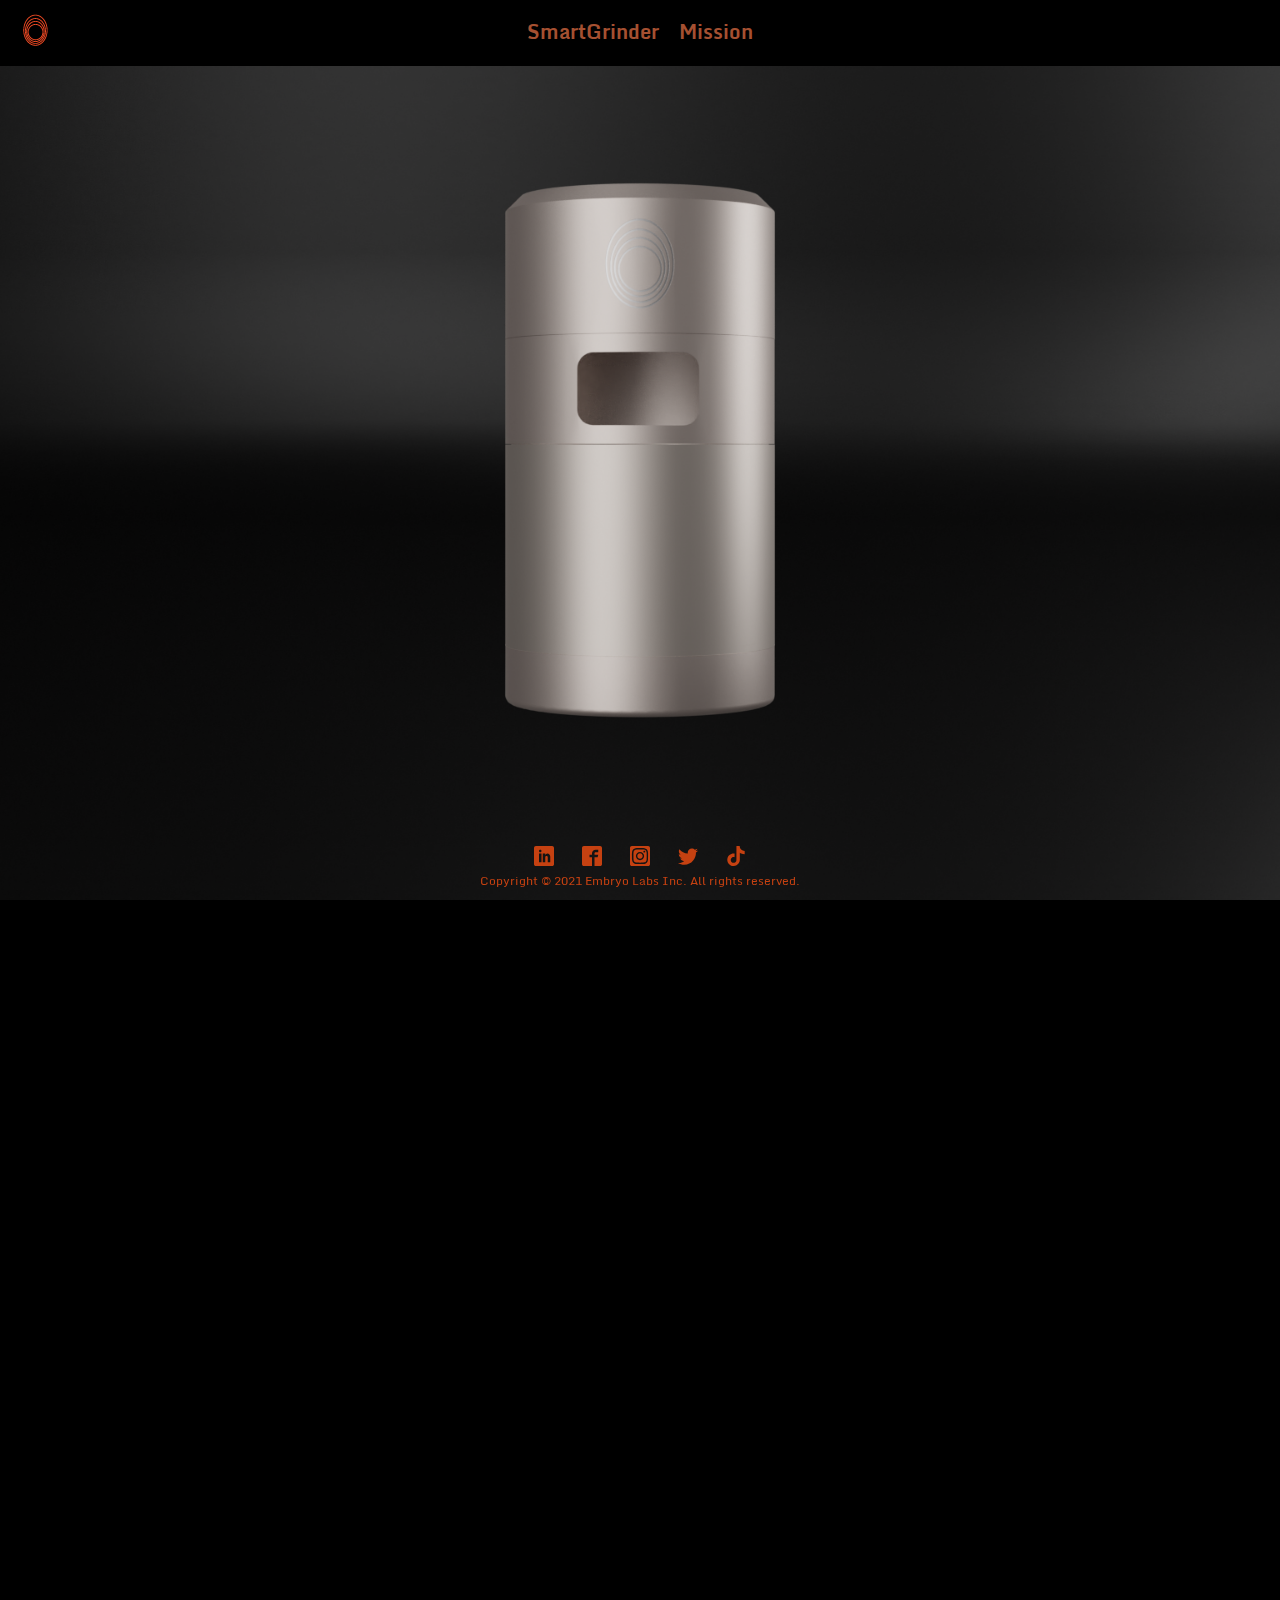
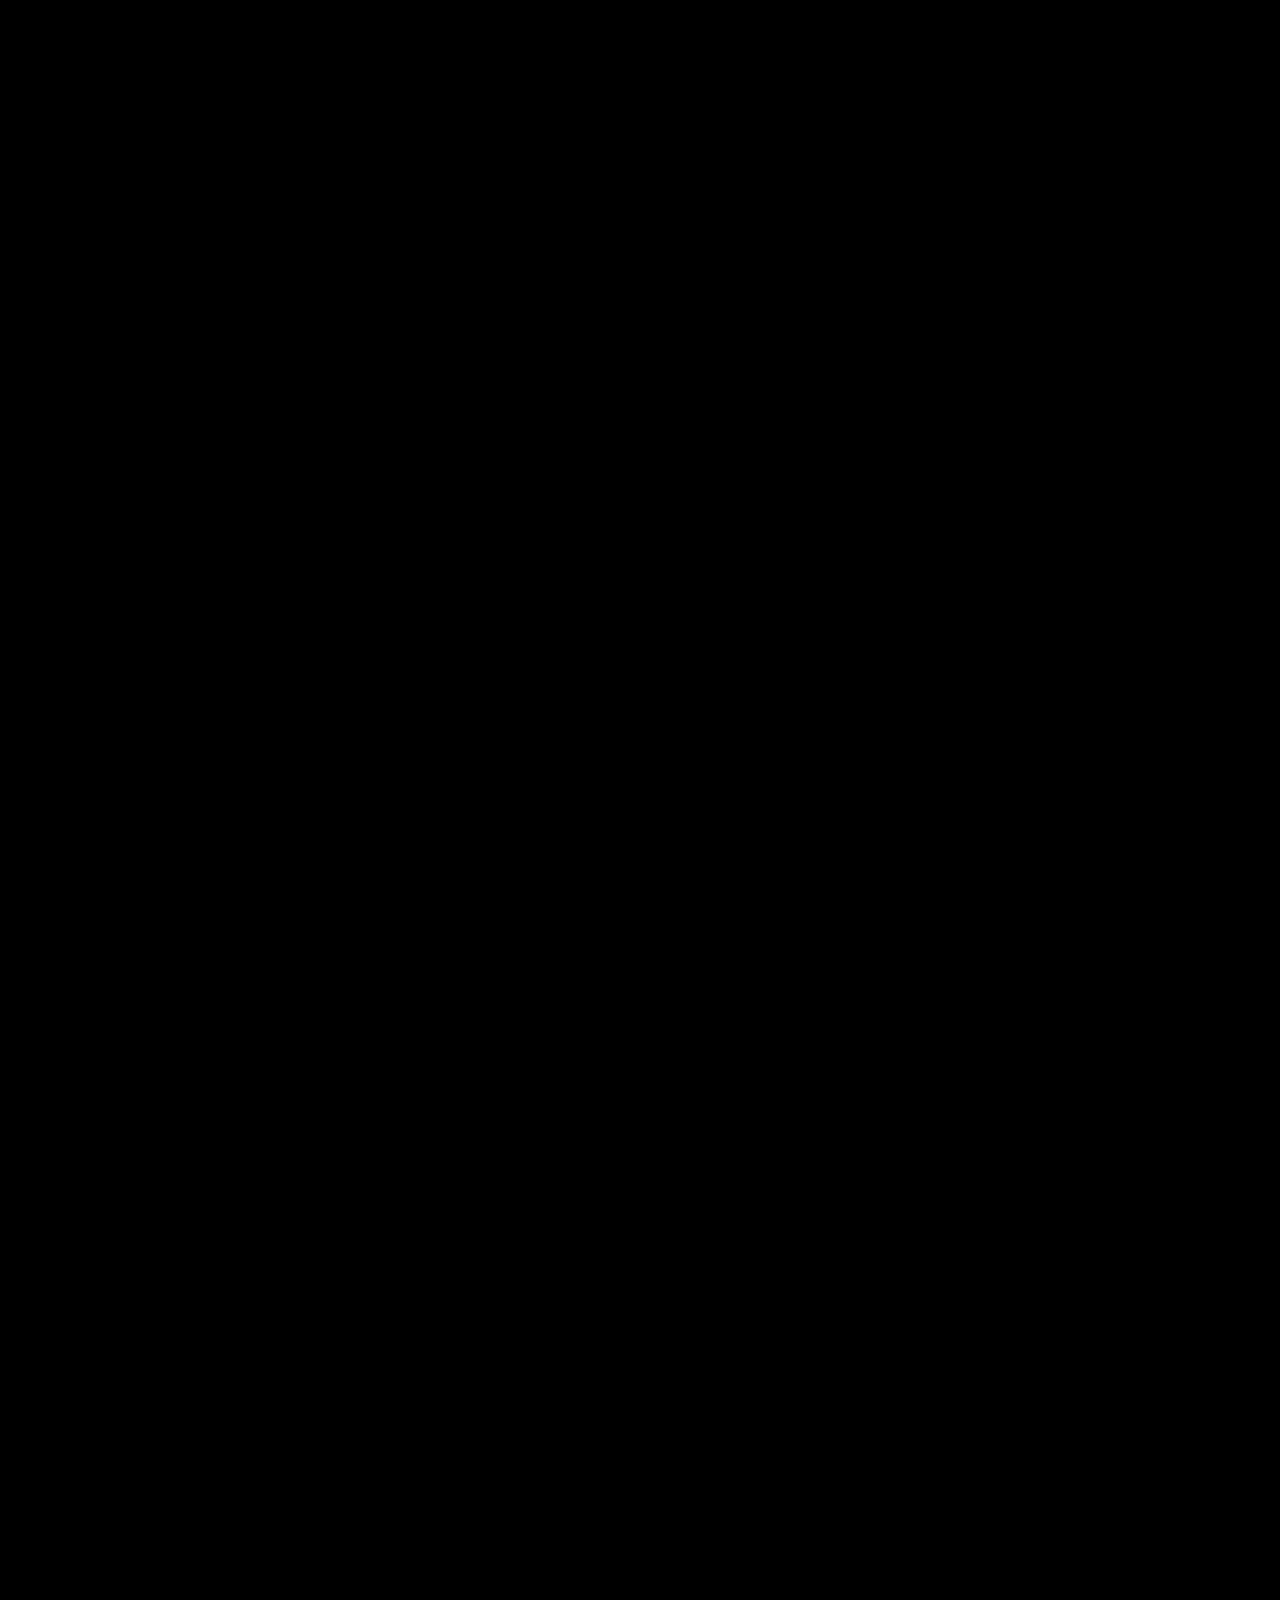
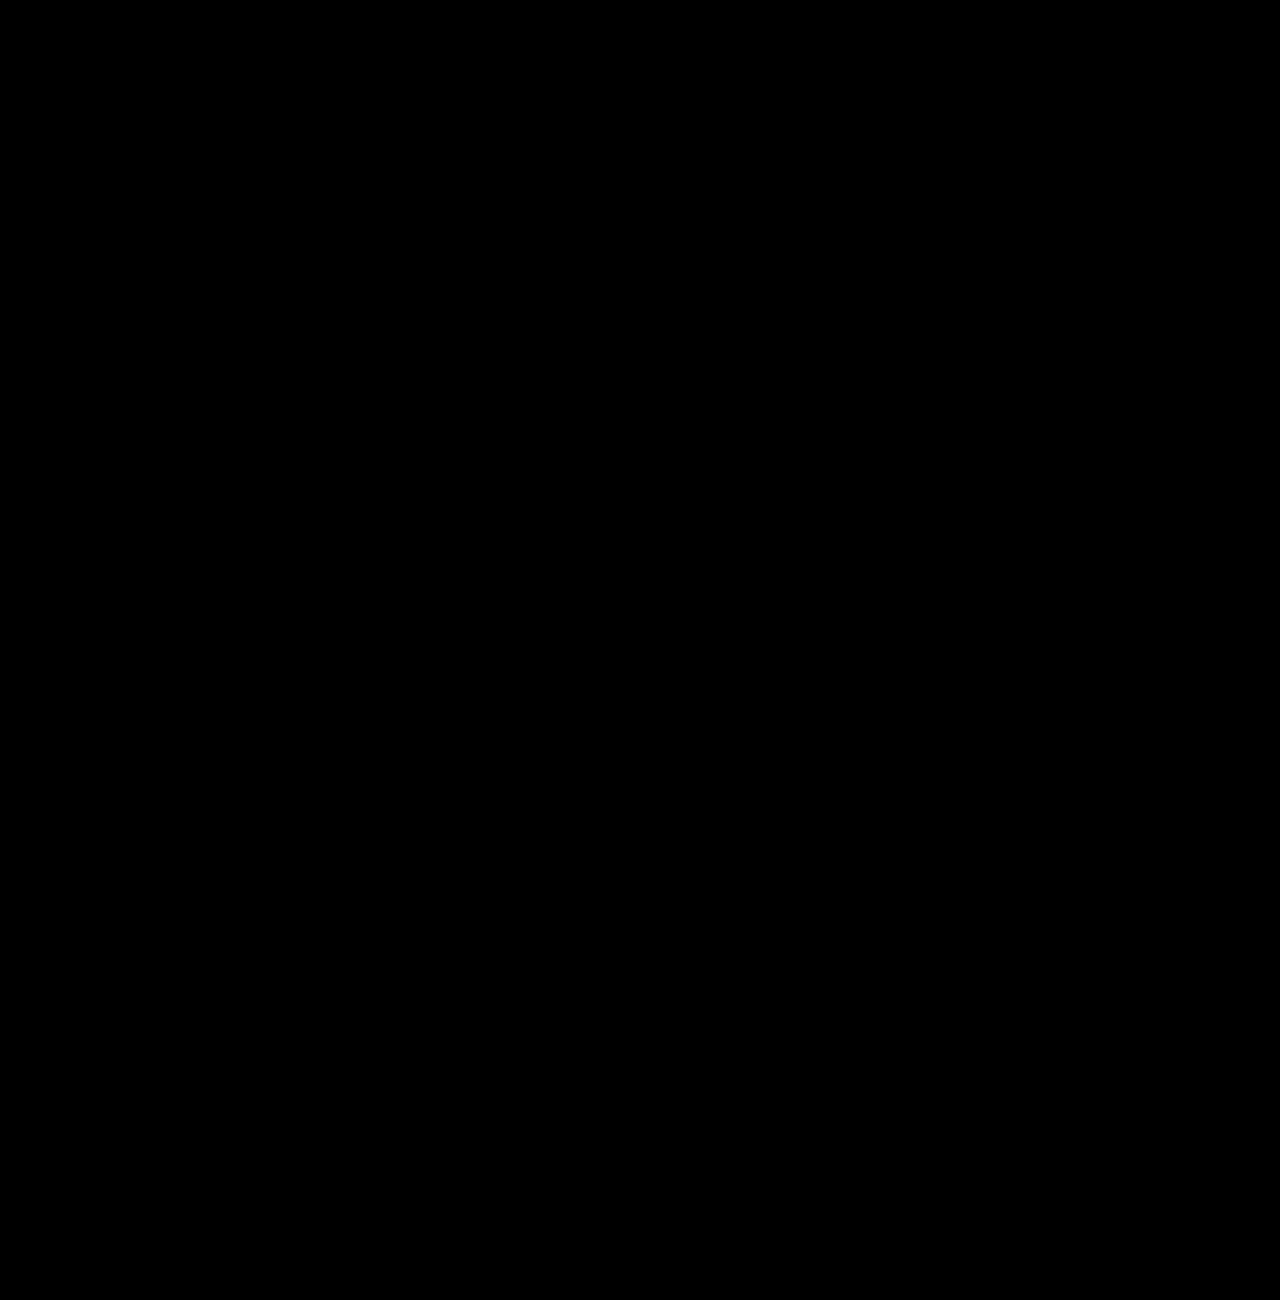
<file: index.html>
<!DOCTYPE html>
<html lang="en">
<head>
	<meta charset="UTF-8">
	<title>Embryo Lab</title>
	<link rel="stylesheet" href="assets/styles/styles.css">
</head>
<body id="index">
<nav>
	<div class="logo"><a href="index.html"><img src="assets/images/logo.png" alt="Logo"></a></div>
	<ul class="nav-menu">
		<li class="menu-item"><a href="smart-grinder.html">SmartGrinder</a></li>
		<li class="menu-item"><a href="mission.html">Mission</a></li>
	</ul>
	<!--<div class="percentage-box">
		<div>
			<span id="percent">0</span>%
		</div>
		<div>
			<span id="progress">0</span>px
		</div>
	</div>-->
</nav>
<img src="assets/images/bg.png" class="background" alt="Rendered Backdrop">
<div class="images">
	<img src="assets/images/parts/5.png" id="image5" alt="">
	<img src="assets/images/parts/4.png" id="image4" alt="">
	<img src="assets/images/parts/2.png" id="image2" alt="">
	<img src="assets/images/parts/3.png" id="image3" alt="">
	<img src="assets/images/parts/1.png" id="image1" alt="">
</div>

<footer class="index">
	<div class="social-icons">
		<svg><use href="assets/svg/symbol-defs.svg#icon-linkedin"></use></svg>
		<svg><use href="assets/svg/symbol-defs.svg#icon-facebook"></use></svg>
		<svg class="bg-color"><use href="assets/svg/symbol-defs.svg#icon-instagram"></use></svg>
		<svg><use href="assets/svg/symbol-defs.svg#icon-twitter"></use></svg>
		<svg><use href="assets/svg/symbol-defs.svg#icon-tiktok"></use></svg>
	</div>
	<span class="copyright">Copyright © 2021 Embryo Labs Inc. All rights reserved.</span>
</footer>
<script>
	document.addEventListener('scroll', scrollPosition);

	images = [
		{
			element: document.querySelector('#image1'),
			stickyTill: 0,
			visible: true,
		},
		{
			element: document.querySelector('#image2'),
			stickyTill: 20,
			visible: true,
		},
		{
			element: document.querySelector('#image3'),
			stickyTill: 40,
			visible: true,
		},
		{
			element: document.querySelector('#image4'),
			stickyTill: 60,
			visible: true,
		},
		{
			element: document.querySelector('#image5'),
			stickyTill: 80,
			visible: true,
		},
	]

	let windowHeight = window.innerHeight;
	document.getElementById('index').style.height = (windowHeight * 5) + 'px';
	function scrollPosition() {
		var h = document.documentElement,
			b = document.body,
			st = 'scrollTop',
			sh = 'scrollHeight';
		let percent = (h[st] || b[st]) / ((h[sh] || b[sh]) - h.clientHeight) * 100;
		// document.getElementById('percent').innerText = Math.round(percent);
		// document.getElementById('progress').innerText = h[st];
		images.forEach(cur => {
			if(percent >= cur.stickyTill && cur.visible) {
				cur.element.style.position = 'absolute';
				cur.element.style.top = h[st] + 'px';
				cur.visible = false;
			}
			else if(percent <= cur.stickyTill) {
				cur.element.style.position = 'fixed';
				cur.element.style.top = 0 + 'px';
				cur.visible = true;
			}
		});
	}
</script>
</body>
</html>
</file>
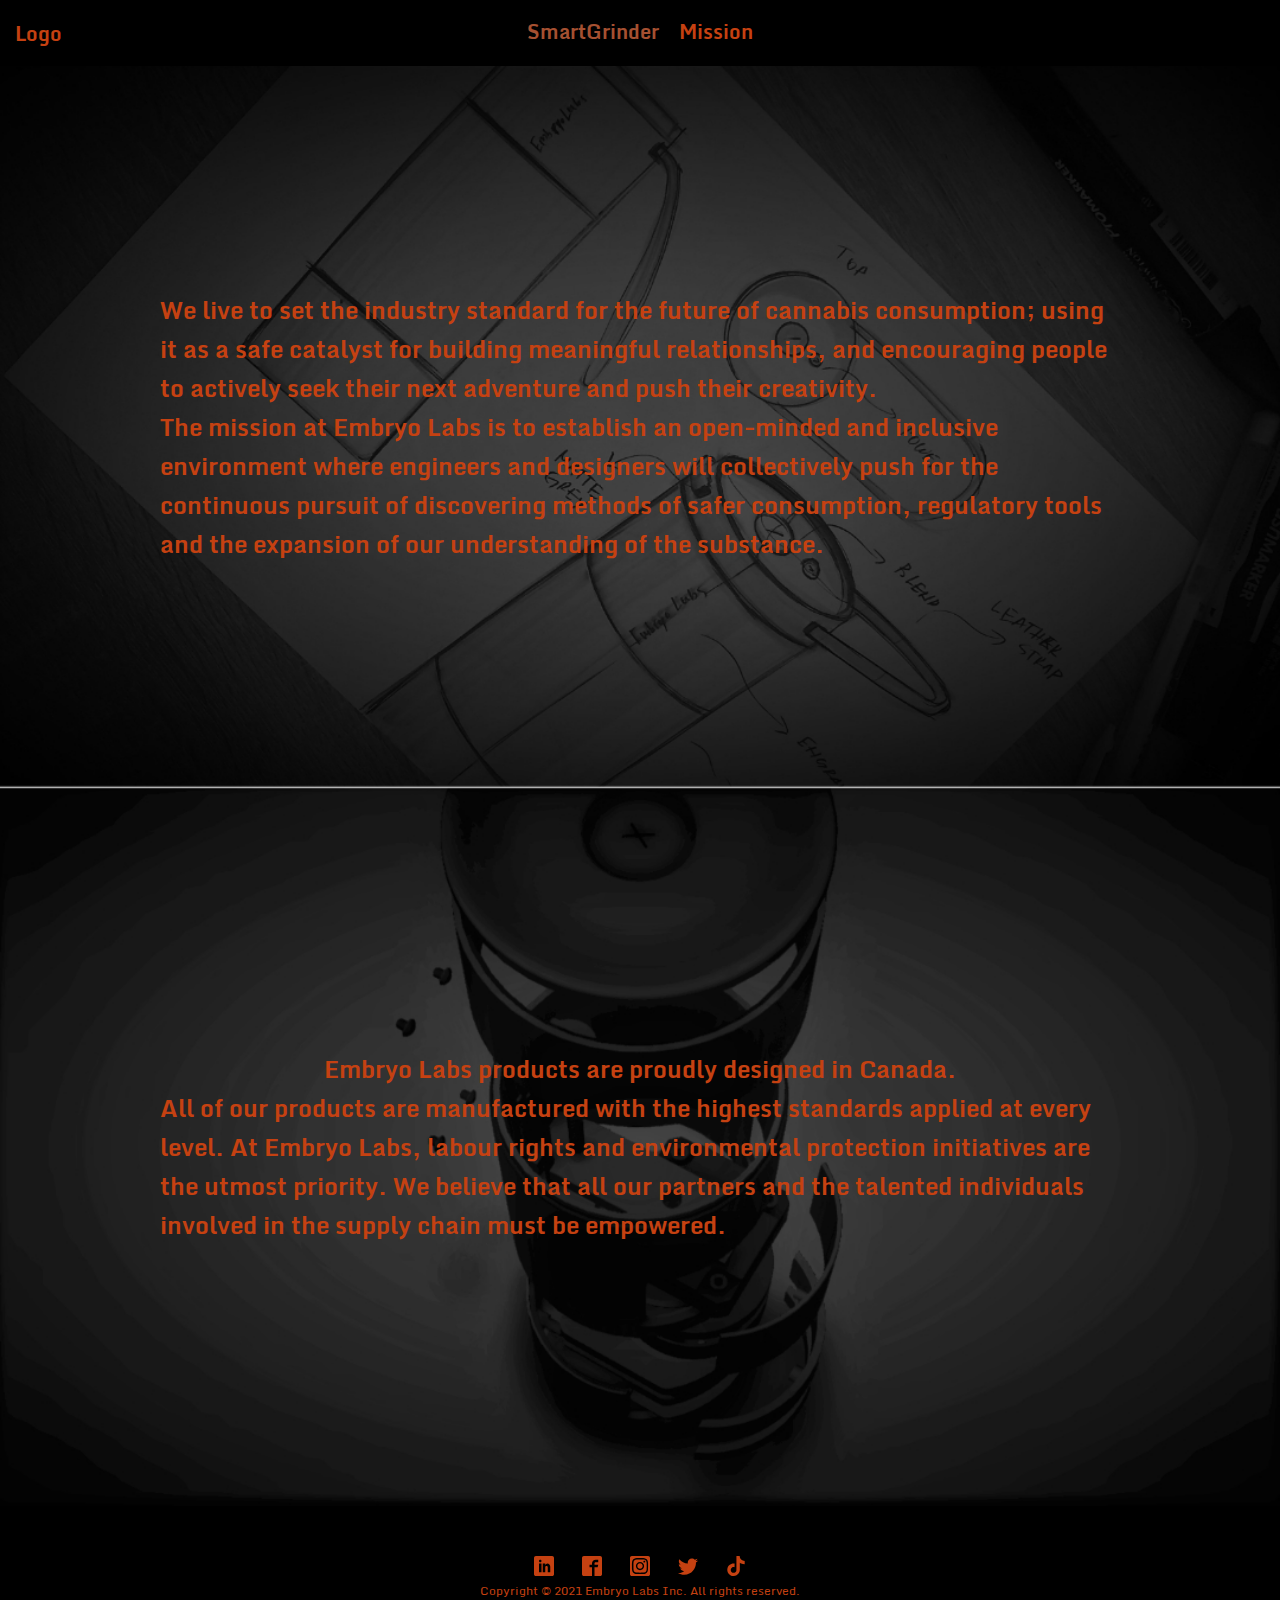
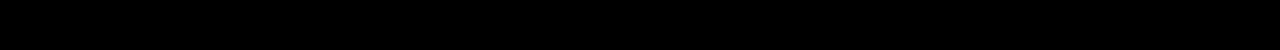
<file: mission.html>
<!DOCTYPE html>
<html lang="en">
<head>
	<meta charset="UTF-8">
	<title>Embryo Lab</title>
	<link rel="stylesheet" href="assets/styles/styles.css">
</head>
<body>
<nav>
	<div class="logo"><a href="index.html">Logo</a></div>
	<ul class="nav-menu">
		<li class="menu-item"><a href="smart-grinder.html">SmartGrinder</a></li>
		<li class="menu-item active"><a href="mission.html">Mission</a></li>
	</ul>
</nav>

<section class="image-background">
	<div class="background">
		<img src="assets/images/image-1.jpg">
	</div>
	<div class="content">
		<p>We live to set the industry standard for the future of cannabis consumption; using it as a safe catalyst for
			building meaningful relationships, and encouraging people to actively seek their next adventure and push
			their creativity.</p>
		<p>The mission at Embryo Labs is to establish an open-minded and inclusive environment where engineers and
			designers will collectively push for the continuous pursuit of discovering methods of safer consumption,
			regulatory tools and the expansion of our understanding of the substance.</p>
	</div>
</section>

<section class="image-background">
	<div class="background">
		<img src="assets/images/image-2.jpg">
	</div>
	<div class="content">
		<p>Embryo Labs products are proudly designed in Canada.</p>
		<p>All of our products are manufactured with the highest standards applied at every level. At Embryo Labs,
			labour rights and environmental protection initiatives are the utmost priority. We believe that all our
			partners and the talented individuals involved in the supply chain must be empowered. </p>
	</div>
</section>

<footer>
	<div class="social-icons">
		<svg>
			<use href="assets/svg/symbol-defs.svg#icon-linkedin"></use>
		</svg>
		<svg>
			<use href="assets/svg/symbol-defs.svg#icon-facebook"></use>
		</svg>
		<svg class="bg-color">
			<use href="assets/svg/symbol-defs.svg#icon-instagram"></use>
		</svg>
		<svg>
			<use href="assets/svg/symbol-defs.svg#icon-twitter"></use>
		</svg>
		<svg>
			<use href="assets/svg/symbol-defs.svg#icon-tiktok"></use>
		</svg>
	</div>
	<span class="copyright">Copyright © 2021 Embryo Labs Inc. All rights reserved.</span>
</footer>
</body>
</html>
</file>
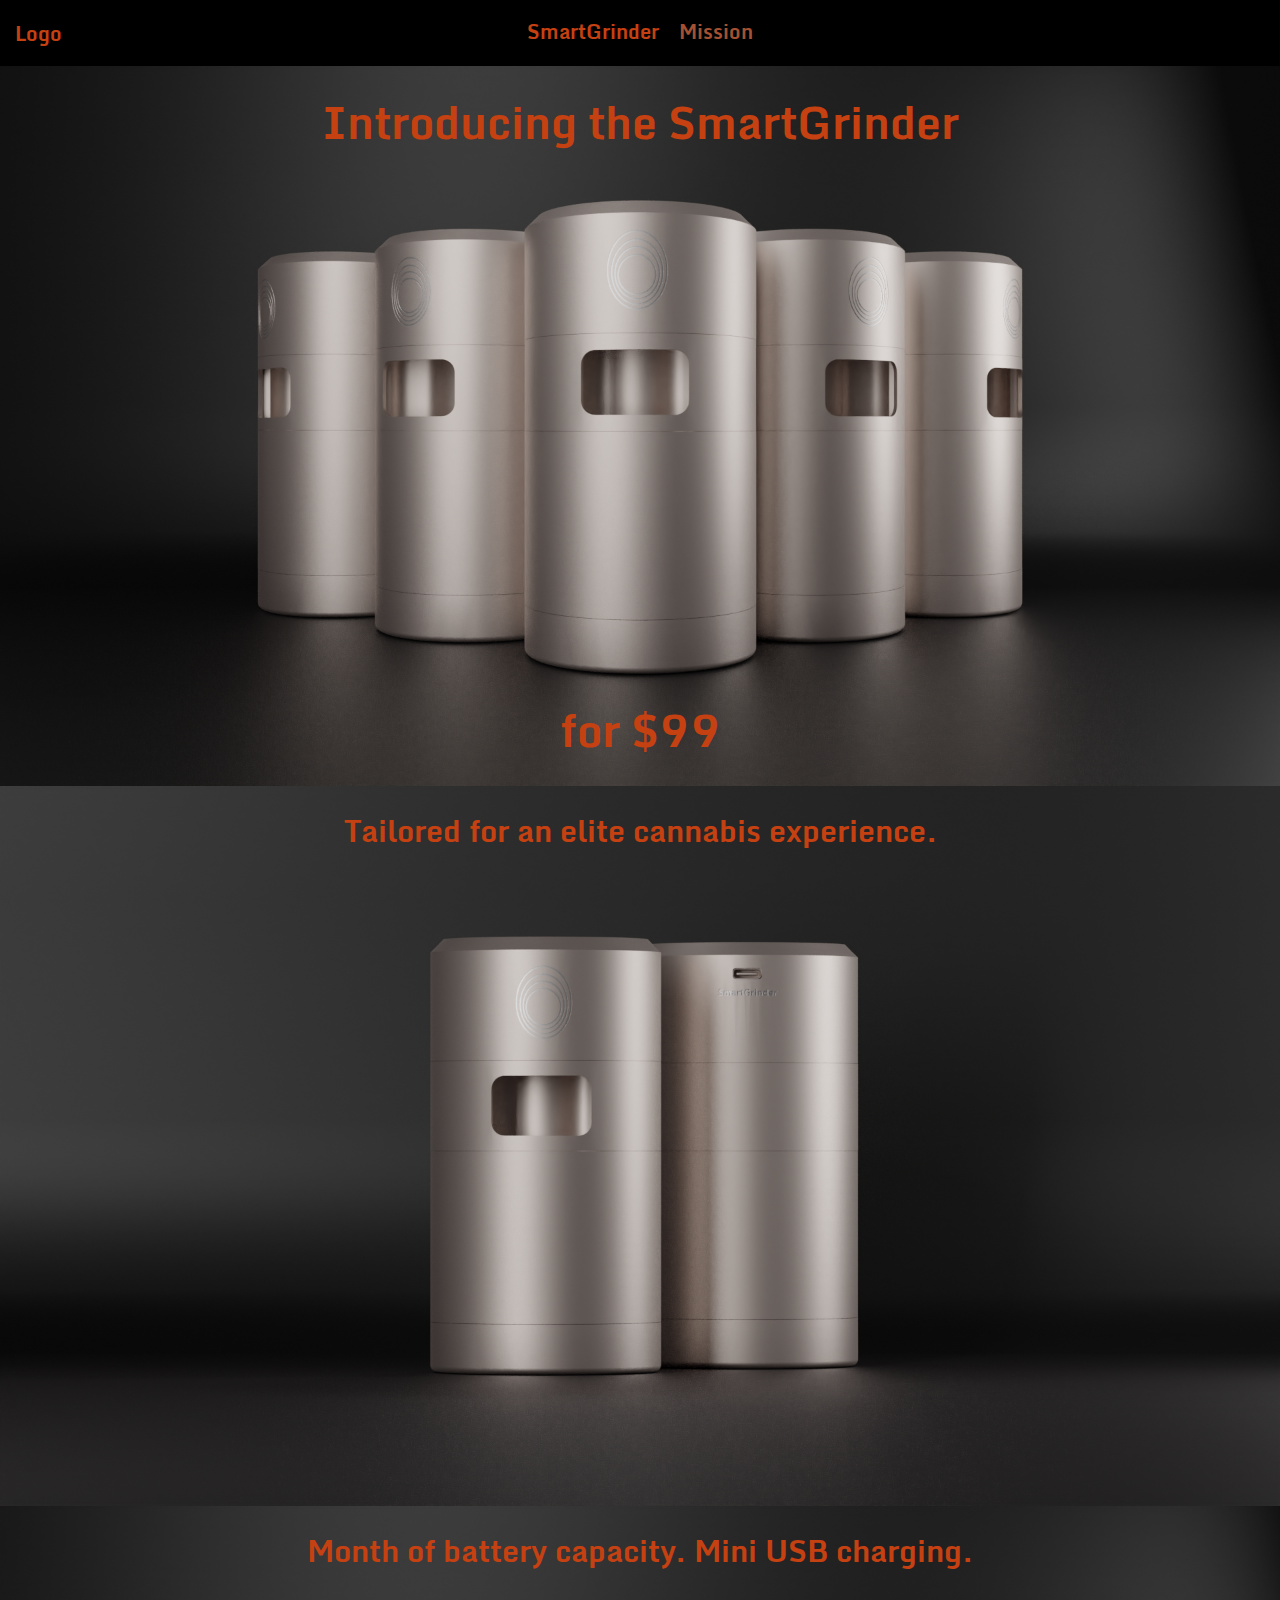
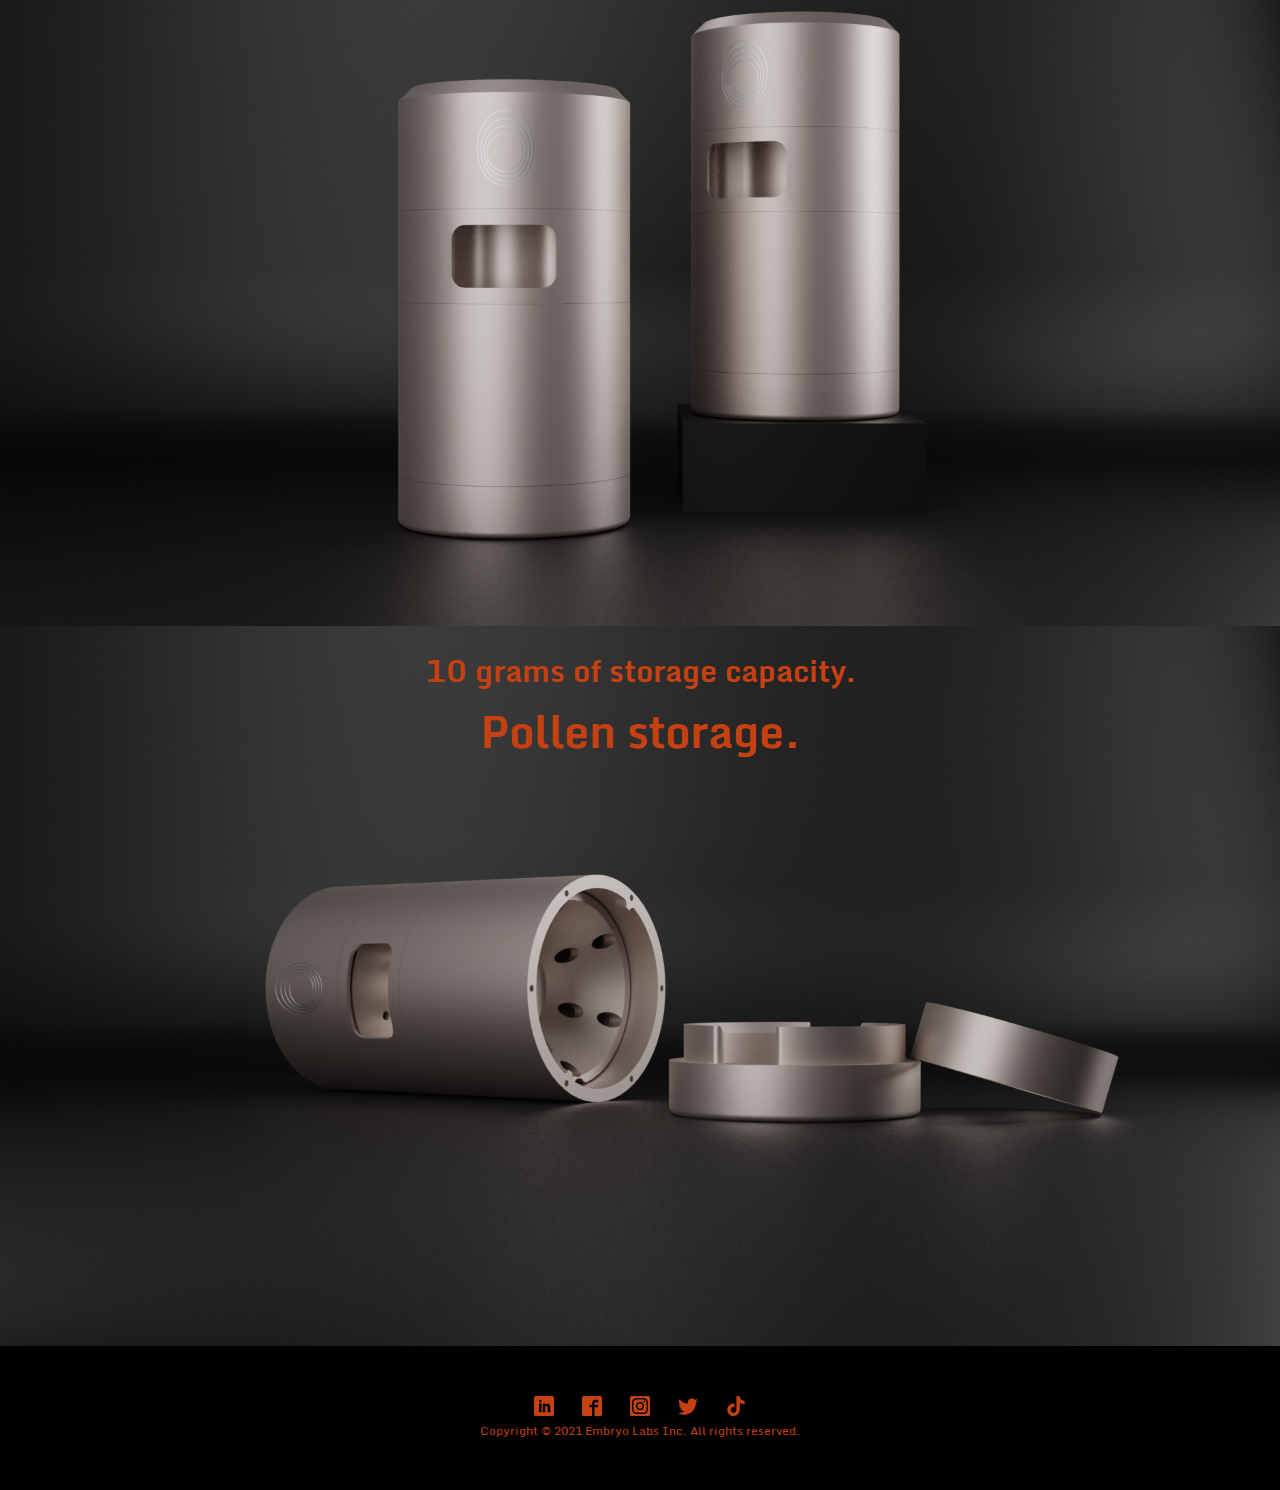
<file: smart-grinder.html>
<!DOCTYPE html>
<html lang="en">
<head>
	<meta charset="UTF-8">
	<title>Embryo Lab</title>
	<link rel="stylesheet" href="assets/styles/styles.css">
</head>
<body>
<nav>
	<div class="logo"><a href="index.html">Logo</a></div>
	<ul class="nav-menu">
		<li class="menu-item active"><a href="smart-grinder.html">SmartGrinder</a></li>
		<li class="menu-item"><a href="mission.html">Mission</a></li>
	</ul>
</nav>

<section class="image-slide">
	<div class="top">
		<h1 class="heading-primary">Introducing the SmartGrinder</h1>
	</div>
	<div class="background">
		<img src="assets/images/render2.png">
	</div>
	<div class="bottom">
		<h1 class="heading-primary">for $99</h1>
	</div>
</section>

<section class="image-slide">
	<div class="top">
		<h2 class="heading-secondary">Tailored for an elite cannabis experience.</h2>
	</div>
	<div class="background">
		<img src="assets/images/render3.png">
	</div>
</section>

<section class="image-slide">
	<div class="top">
		<h2 class="heading-secondary">Month of battery capacity. Mini USB charging.</h2>
	</div>
	<div class="background">
		<img src="assets/images/render4.png">
	</div>
</section>

<section class="image-slide">
	<div class="top">
		<h2 class="heading-secondary">10 grams of storage capacity.</h2>
		<h2 class="heading-primary">Pollen storage.</h2>
	</div>
	<div class="background">
		<img src="assets/images/render5.png">
	</div>
</section>


<footer>
	<div class="social-icons">
		<svg>
			<use href="assets/svg/symbol-defs.svg#icon-linkedin"></use>
		</svg>
		<svg>
			<use href="assets/svg/symbol-defs.svg#icon-facebook"></use>
		</svg>
		<svg class="bg-color">
			<use href="assets/svg/symbol-defs.svg#icon-instagram"></use>
		</svg>
		<svg>
			<use href="assets/svg/symbol-defs.svg#icon-twitter"></use>
		</svg>
		<svg>
			<use href="assets/svg/symbol-defs.svg#icon-tiktok"></use>
		</svg>
	</div>
	<span class="copyright">Copyright © 2021 Embryo Labs Inc. All rights reserved.</span>
</footer>
</body>
</html>
</file>
<file: assets/styles/styles.css>
:root {
  --color-accent-1: #C54111;
  --color-black: black;
  --color-white: white;
}

@font-face {
  font-family: Monda;
  src: local("Monda Regular"), url("../fonts/Monda-Regular.ttf") format("truetype");
  font-weight: 400;
  font-style: normal;
  font-display: swap;
}
@font-face {
  font-family: Monda;
  src: local("Monda Bold"), url("../fonts/Monda-Bold.ttf") format("truetype");
  font-weight: 700;
  font-style: normal;
  font-display: swap;
}
::-webkit-scrollbar {
  --size: .7rem;
  width: var(--size);
  height: var(--size);
  overflow: visible;
}

::-webkit-scrollbar-thumb {
  opacity: 0;
  background-color: rgba(255, 255, 255, 0.2);
  border-radius: 1rem;
}
::-webkit-scrollbar-thumb:hover {
  background-color: #9a553c;
}
::-webkit-scrollbar-thumb:active {
  background-color: var(--color-accent-1);
}

::-webkit-scrollbar-track {
  background-color: transparent;
}

* {
  box-sizing: border-box;
  padding: 0;
  margin: 0;
}

html {
  font-family: Monda, sans-serif;
  font-size: 62.5%;
}
@media screen and (max-width: 500px) {
  html {
    font-size: 80%;
  }
}

body {
  width: 100%;
  background-color: var(--color-black);
  color: var(--color-accent-1);
  font-size: 1.6rem;
}

a {
  text-decoration: none;
  color: inherit;
}

nav {
  position: sticky;
  top: 0;
  width: 100%;
  display: flex;
  flex-flow: row nowrap;
  justify-content: center;
  align-items: center;
  font-weight: 700;
  padding: 1.5rem;
  z-index: 1;
  background-color: inherit;
  font-size: 2rem;
}
nav .logo {
  position: absolute;
  left: 0;
  padding: inherit;
}
nav .nav-menu {
  display: flex;
  list-style: none;
}
nav .nav-menu .menu-item.active a {
  color: inherit;
}
nav .nav-menu .menu-item:not(:last-child) {
  margin-right: 2rem;
}
nav .nav-menu .menu-item a {
  color: #a55031;
}
nav .nav-menu .menu-item a::after {
  content: "";
  display: block;
  background-color: var(--color-accent-1);
  width: 0;
  height: 0.3rem;
  transition-duration: 0.5s;
  transition-timing-function: ease;
  transition-property: width;
}
nav .nav-menu .menu-item a:hover::after {
  width: 100%;
}

.heading-primary {
  font-weight: 700;
  font-size: 4.4rem;
}

.heading-secondary {
  font-weight: 700;
  font-size: 3rem;
}

footer {
  width: 100%;
  display: flex;
  flex-flow: column nowrap;
  justify-content: center;
  align-items: center;
  padding: 5rem;
  font-size: 1.2rem;
}
footer .social-icons > *:not(:last-child) {
  margin-right: 2.5rem;
}
footer .social-icons svg {
  --size: 2rem;
  height: var(--size);
  width: var(--size);
  fill: currentColor;
}

/*------------------ Index Page --------------------*/
body#index {
  height: 3000px;
}

.percentage-box {
  position: fixed;
  top: 0;
  right: 0;
  padding: 2rem;
}

.background {
  width: 100%;
  height: 100%;
  object-fit: cover;
  position: fixed;
  top: 0;
}

.images > * {
  width: 100%;
  height: 100%;
  object-fit: cover;
  position: fixed;
  top: 0;
  padding: 0 10%;
}

footer.index {
  position: fixed;
  bottom: 0;
  padding: 1rem;
}

/*------------------ Mission Page --------------------*/
section.image-background {
  width: 100%;
  position: relative;
}
section.image-background .background {
  position: static;
  width: 100%;
}
section.image-background .background img {
  width: 100%;
  vertical-align: middle;
}
section.image-background .content {
  font-weight: 700;
  font-size: 2.4rem;
  position: absolute;
  top: 0;
  left: 0;
  height: 100%;
  width: 100%;
  display: flex;
  flex-flow: column wrap;
  justify-content: center;
  align-items: center;
  padding: 16rem;
}

/*------------------ SmartGrinder Page --------------------*/
section.image-slide {
  width: 100%;
  position: relative;
}
section.image-slide .background {
  position: static;
  width: 100%;
}
section.image-slide .background img {
  width: 100%;
  vertical-align: middle;
}
section.image-slide .top, section.image-slide .bottom {
  position: absolute;
  left: 0;
  padding: 2rem;
  width: 100%;
  display: flex;
  flex-flow: column wrap;
  align-items: center;
}
section.image-slide .top {
  top: 0;
}
section.image-slide .bottom {
  bottom: 0;
}
section.image-slide .content {
  font-weight: 700;
  font-size: 2.4rem;
  position: absolute;
  top: 0;
  left: 0;
  height: 100%;
  width: 100%;
  display: flex;
  flex-flow: column wrap;
  justify-content: center;
  align-items: center;
  padding: 16rem;
}

/*# sourceMappingURL=styles.css.map */
</file>
